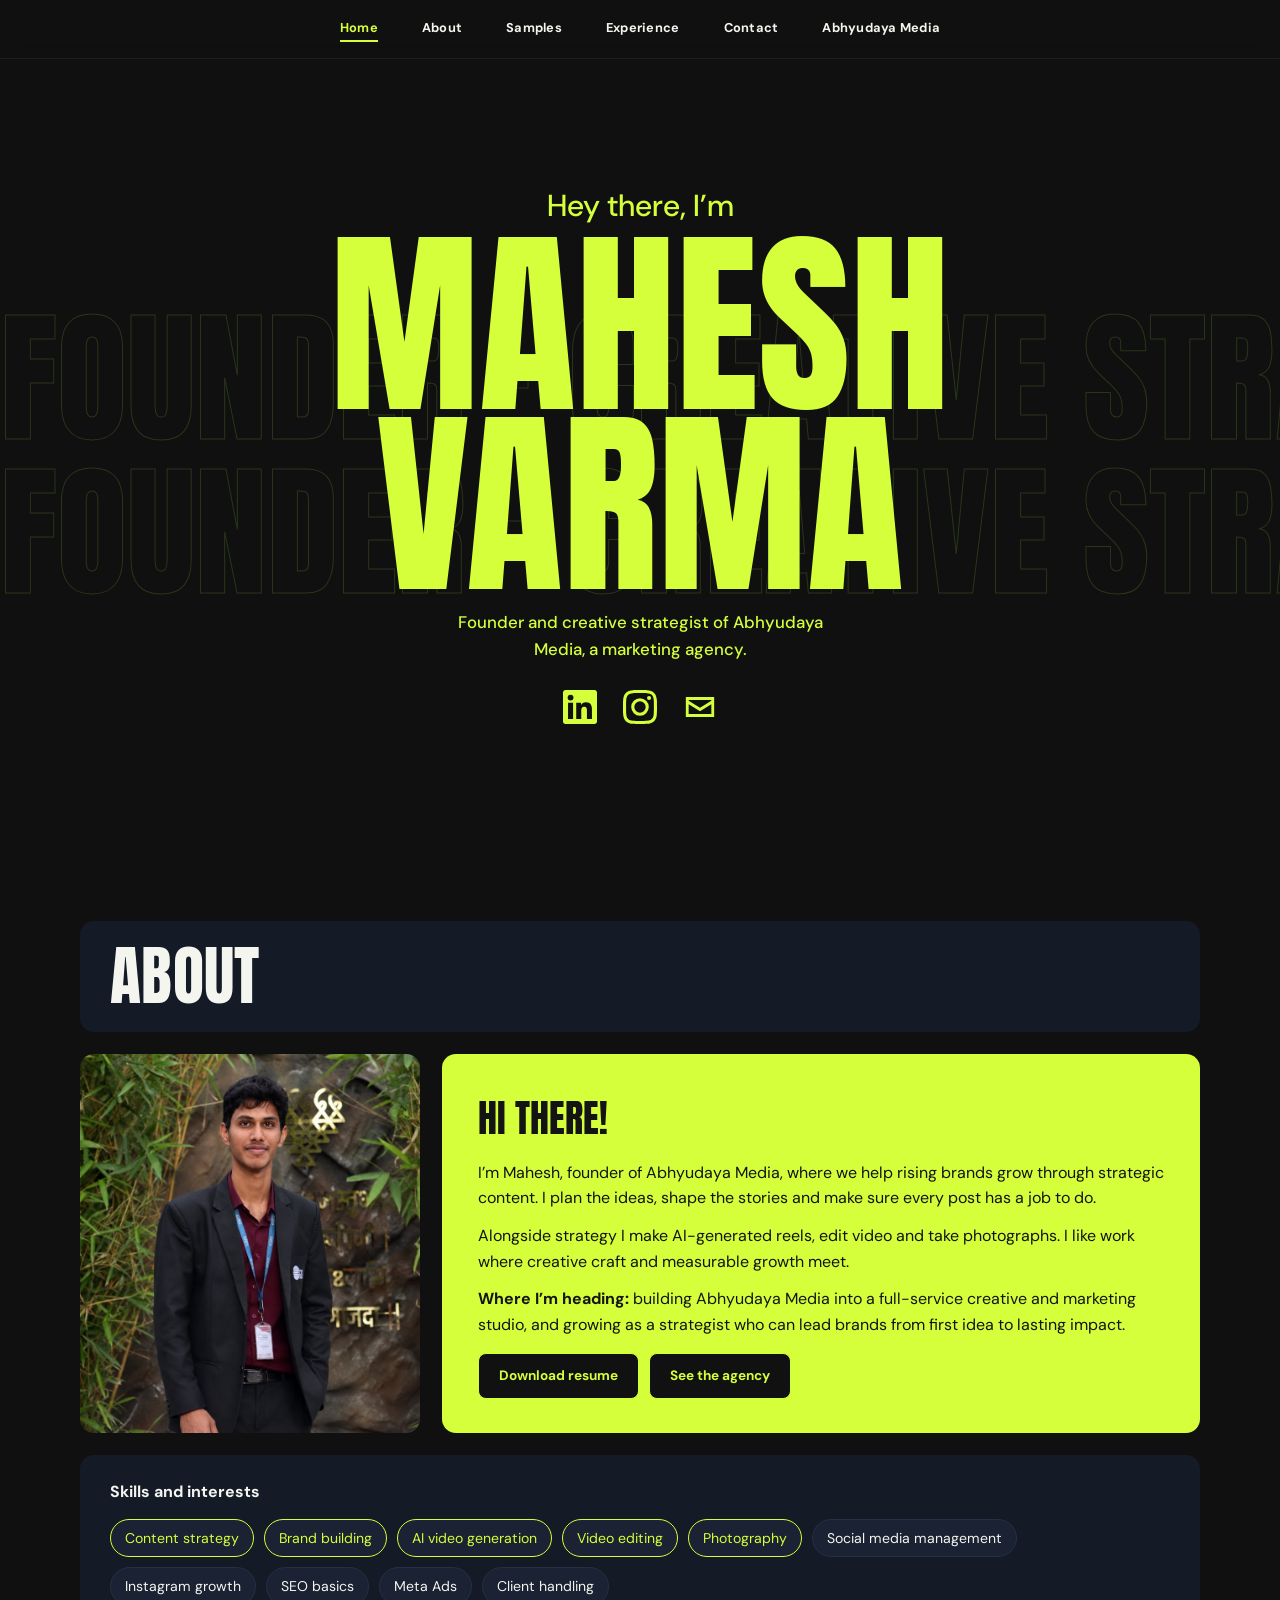
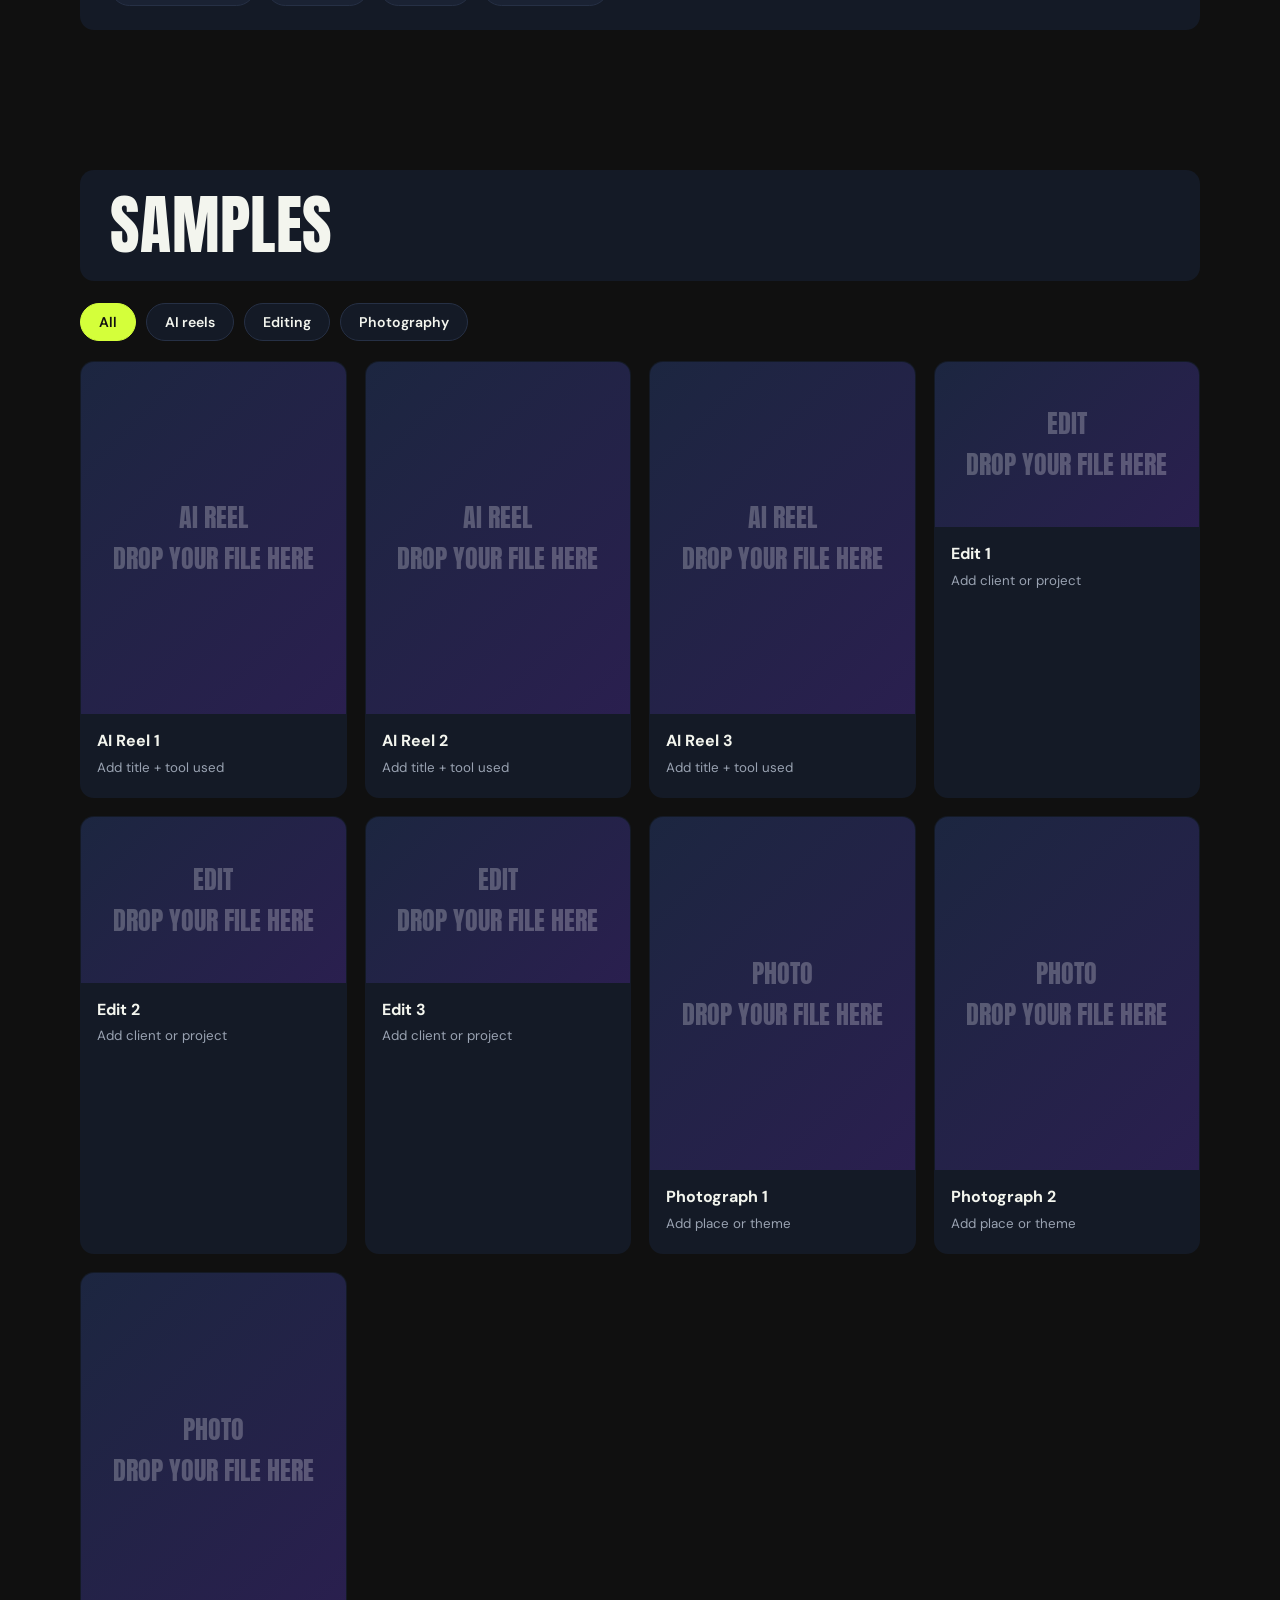
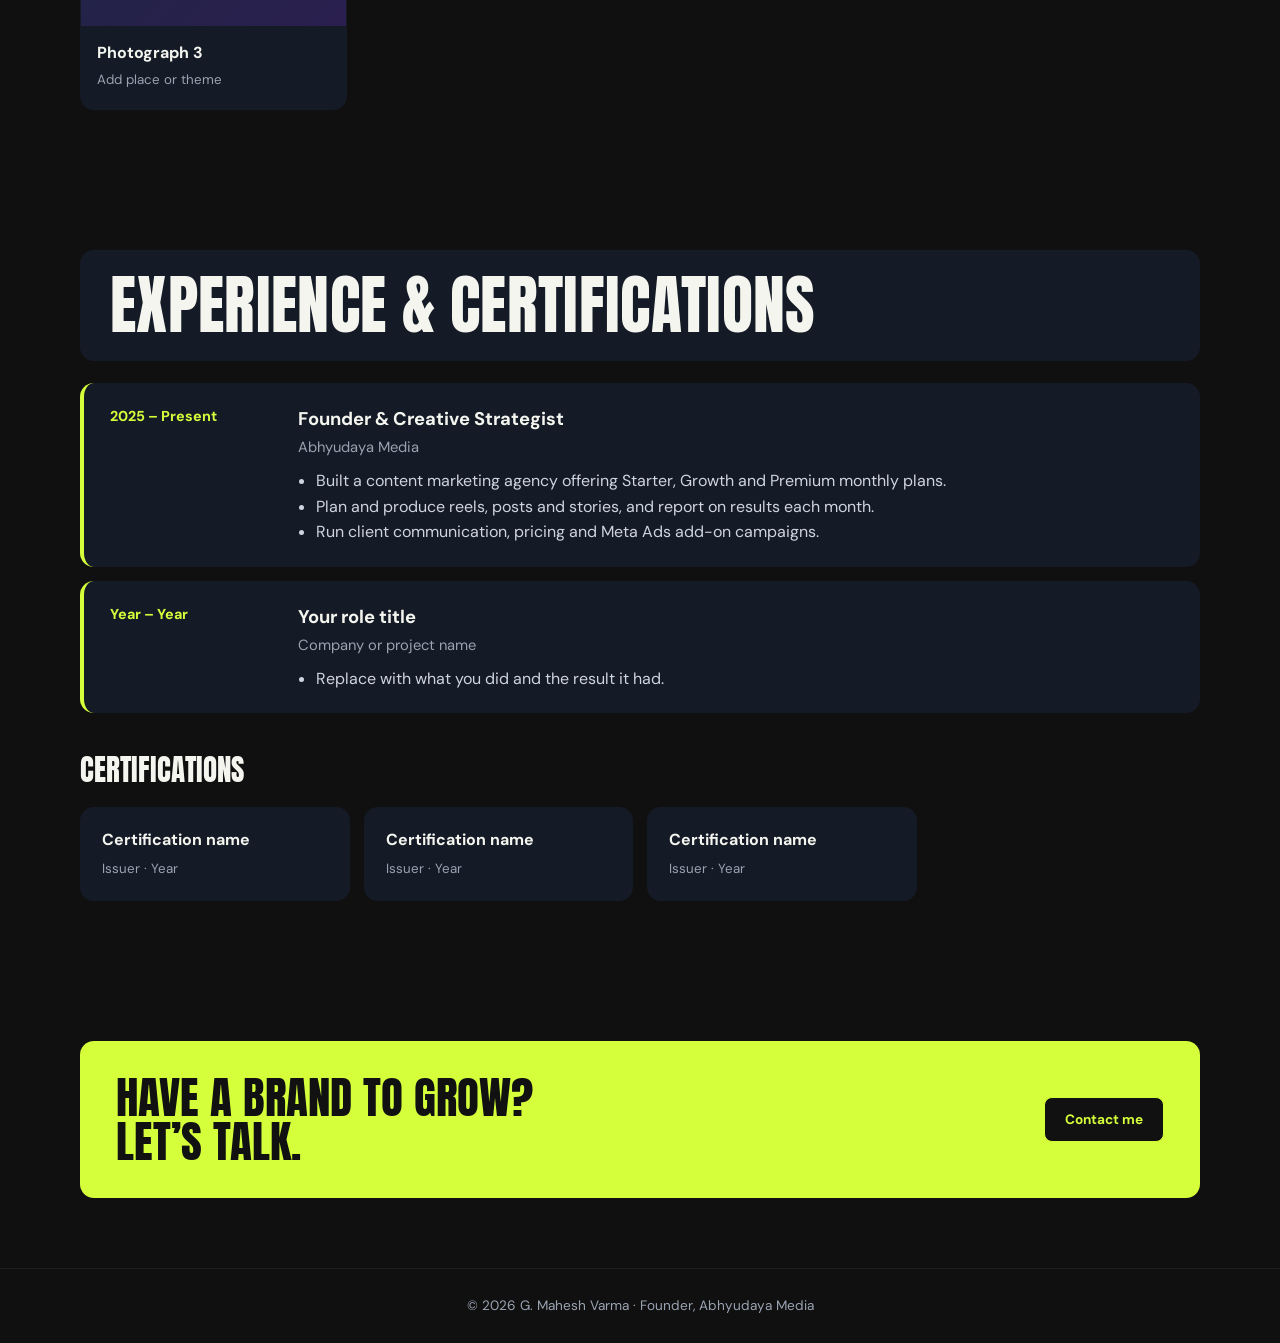
<file: index.html>
<!DOCTYPE html>
<html lang="en">
<head>
<meta charset="UTF-8">
<meta name="viewport" content="width=device-width, initial-scale=1">
<title>Mahesh Varma · Founder & Creative Strategist</title>
<meta name="description" content="Portfolio of G. Mahesh Varma, founder and creative strategist of Abhyudaya Media.">
<link rel="preconnect" href="https://fonts.googleapis.com">
<link rel="preconnect" href="https://fonts.gstatic.com" crossorigin>
<link href="https://fonts.googleapis.com/css2?family=Anton&family=DM+Sans:wght@400;500;700&display=swap" rel="stylesheet">
<link rel="stylesheet" href="style.css">
</head>
<body class="hero-load">
<header class="nav"><nav class="wrap" aria-label="Main"><a href="index.html#home" class=on>Home</a><a href="index.html#about">About</a><a href="index.html#samples">Samples</a><a href="index.html#experience">Experience</a><a href="contact.html">Contact</a><a href="agency.html">Abhyudaya Media</a></nav></header>

<main>
<section class="hero" id="home" style="padding:60px 0">
  <div class="marquee" aria-hidden="true"><div class="row"><span>FOUNDER · CREATIVE STRATEGIST · AI REELS · VIDEO EDITOR · PHOTOGRAPHER · </span><span>FOUNDER · CREATIVE STRATEGIST · AI REELS · VIDEO EDITOR · PHOTOGRAPHER · </span><span>FOUNDER · CREATIVE STRATEGIST · AI REELS · VIDEO EDITOR · PHOTOGRAPHER · </span><span>FOUNDER · CREATIVE STRATEGIST · AI REELS · VIDEO EDITOR · PHOTOGRAPHER · </span><span>FOUNDER · CREATIVE STRATEGIST · AI REELS · VIDEO EDITOR · PHOTOGRAPHER · </span><span>FOUNDER · CREATIVE STRATEGIST · AI REELS · VIDEO EDITOR · PHOTOGRAPHER · </span></div><div class="row"><span>FOUNDER · CREATIVE STRATEGIST · AI REELS · VIDEO EDITOR · PHOTOGRAPHER · </span><span>FOUNDER · CREATIVE STRATEGIST · AI REELS · VIDEO EDITOR · PHOTOGRAPHER · </span><span>FOUNDER · CREATIVE STRATEGIST · AI REELS · VIDEO EDITOR · PHOTOGRAPHER · </span><span>FOUNDER · CREATIVE STRATEGIST · AI REELS · VIDEO EDITOR · PHOTOGRAPHER · </span><span>FOUNDER · CREATIVE STRATEGIST · AI REELS · VIDEO EDITOR · PHOTOGRAPHER · </span><span>FOUNDER · CREATIVE STRATEGIST · AI REELS · VIDEO EDITOR · PHOTOGRAPHER · </span></div></div>
  <div class="hero-in wrap">
    <h1>Hey there, I’m</h1>
    <div class="name">Mahesh<br>Varma</div>
    <p>Founder and creative strategist of Abhyudaya Media, a marketing agency.</p>
    <div class="icons">
      <a href="https://www.linkedin.com/in/YOUR-LINKEDIN-ID" aria-label="LinkedIn" target="_blank" rel="noopener"><svg viewBox="0 0 24 24"><path d="M20.45 20.45h-3.56v-5.57c0-1.33-.03-3.04-1.85-3.04-1.86 0-2.14 1.45-2.14 2.94v5.67H9.34V9h3.41v1.56h.05c.48-.9 1.64-1.85 3.37-1.85 3.6 0 4.27 2.37 4.27 5.45v6.29zM5.34 7.43a2.06 2.06 0 1 1 0-4.13 2.06 2.06 0 0 1 0 4.13zM7.12 20.45H3.56V9h3.56v11.45zM22.22 0H1.77C.79 0 0 .77 0 1.73v20.54C0 23.23.79 24 1.77 24h20.45c.98 0 1.78-.77 1.78-1.73V1.73C24 .77 23.2 0 22.22 0z"/></svg></a>
      <a href="https://www.instagram.com/YOUR-INSTAGRAM-ID" aria-label="Instagram" target="_blank" rel="noopener"><svg viewBox="0 0 24 24"><path d="M12 2.2c3.2 0 3.6 0 4.8.1 3.3.1 4.8 1.7 4.9 4.9.1 1.3.1 1.6.1 4.8s0 3.6-.1 4.8c-.1 3.2-1.7 4.8-4.9 4.9-1.3.1-1.6.1-4.8.1s-3.6 0-4.8-.1c-3.3-.1-4.8-1.7-4.9-4.9C2.2 15.6 2.2 15.2 2.2 12s0-3.6.1-4.8C2.4 3.9 4 2.4 7.2 2.3c1.2-.1 1.6-.1 4.8-.1zM12 0C8.7 0 8.3 0 7.1.1 2.7.3.3 2.7.1 7.1 0 8.3 0 8.7 0 12s0 3.7.1 4.9c.2 4.4 2.6 6.8 7 7 1.2.1 1.6.1 4.9.1s3.7 0 4.9-.1c4.4-.2 6.8-2.6 7-7 .1-1.2.1-1.6.1-4.9s0-3.7-.1-4.9c-.2-4.4-2.6-6.8-7-7C15.700 0 15.300 0 12 0zm0 5.800a6.200 6.200 0 1 0 0 12.400 6.200 6.200 0 0 0 0-12.400zM12 16a4 4 0 1 1 0-8 4 4 0 0 1 0 8zm6.400-11.800a1.400 1.400 0 1 0 0 2.900 1.400 1.400 0 0 0 0-2.900z"/></svg></a>
      <a href="mailto:gmaheshvarma9e.vhs@gmail.com" aria-label="Email"><svg viewBox="0 0 24 24"><path d="M2 5h20v14H2V5zm2 2v.5l8 5 8-5V7H4zm16 3-8 5-8-5v7h16v-7z"/></svg></a>
    </div>
  </div>
</section>

<section id="about" class="wrap rv">
  <div class="sec-head"><h2 class="display">About</h2></div>
  <div class="about-grid">
    <div class="photo"><img src="assets/profile.jpg" alt="Portrait of Mahesh Varma in a black blazer"></div>
    <div class="about-card">
      <h2>Hi there!</h2>
      <p>I’m Mahesh, founder of Abhyudaya Media, where we help rising brands grow through strategic content. I plan the ideas, shape the stories and make sure every post has a job to do.</p>
      <p>Alongside strategy I make AI-generated reels, edit video and take photographs. I like work where creative craft and measurable growth meet.</p>
      <p><b>Where I’m heading:</b> building Abhyudaya Media into a full-service creative and marketing studio, and growing as a strategist who can lead brands from first idea to lasting impact.</p>
      <div style="display:flex;gap:10px;flex-wrap:wrap;margin-top:16px">
        <a class="btn dark" href="assets/resume.pdf" download>Download resume</a>
        <a class="btn dark" href="agency.html">See the agency</a>
      </div>
    </div>
  </div>
  <div class="skills">
    <h3>Skills and interests</h3>
    <div class="chips">
      <span class="hot">Content strategy</span><span class="hot">Brand building</span><span class="hot">AI video generation</span><span class="hot">Video editing</span><span class="hot">Photography</span>
      <span>Social media management</span><span>Instagram growth</span><span>SEO basics</span><span>Meta Ads</span><span>Client handling</span>
    </div>
  </div>
</section>

<section id="samples" class="wrap rv">
  <div class="sec-head"><h2 class="display">Samples</h2></div>
  <div class="tabs" role="tablist" aria-label="Sample type">
    <button class="tab" role="tab" data-k="all" aria-selected="true">All</button>
    <button class="tab" role="tab" data-k="reels" aria-selected="false">AI reels</button>
    <button class="tab" role="tab" data-k="edit" aria-selected="false">Editing</button>
    <button class="tab" role="tab" data-k="photo" aria-selected="false">Photography</button>
  </div>
  <!-- To add real work: replace the <div class="ph">…</div> inside a card with
       <img src="assets/samples/your-photo.jpg" alt="…"> or
       <video src="assets/samples/your-reel.mp4" controls playsinline poster="assets/samples/poster.jpg"></video> -->
  <div class="grid">
<article class="card" data-cat="reels"><div class="thumb"><div class="ph">AI Reel<br>drop your file here</div></div><div class="meta"><b>AI Reel 1</b><small>Add title + tool used</small></div></article>
<article class="card" data-cat="reels"><div class="thumb"><div class="ph">AI Reel<br>drop your file here</div></div><div class="meta"><b>AI Reel 2</b><small>Add title + tool used</small></div></article>
<article class="card" data-cat="reels"><div class="thumb"><div class="ph">AI Reel<br>drop your file here</div></div><div class="meta"><b>AI Reel 3</b><small>Add title + tool used</small></div></article>
<article class="card" data-cat="edit"><div class="thumb wide"><div class="ph">Edit<br>drop your file here</div></div><div class="meta"><b>Edit 1</b><small>Add client or project</small></div></article>
<article class="card" data-cat="edit"><div class="thumb wide"><div class="ph">Edit<br>drop your file here</div></div><div class="meta"><b>Edit 2</b><small>Add client or project</small></div></article>
<article class="card" data-cat="edit"><div class="thumb wide"><div class="ph">Edit<br>drop your file here</div></div><div class="meta"><b>Edit 3</b><small>Add client or project</small></div></article>
<article class="card" data-cat="photo"><div class="thumb"><div class="ph">Photo<br>drop your file here</div></div><div class="meta"><b>Photograph 1</b><small>Add place or theme</small></div></article>
<article class="card" data-cat="photo"><div class="thumb"><div class="ph">Photo<br>drop your file here</div></div><div class="meta"><b>Photograph 2</b><small>Add place or theme</small></div></article>
<article class="card" data-cat="photo"><div class="thumb"><div class="ph">Photo<br>drop your file here</div></div><div class="meta"><b>Photograph 3</b><small>Add place or theme</small></div></article>
  </div>
</section>

<section id="experience" class="wrap rv">
  <div class="sec-head"><h2 class="display">Experience &amp; Certifications</h2></div>
  <div class="tl">
    <div class="job">
      <div class="when">2025 – Present</div>
      <div><h3>Founder &amp; Creative Strategist</h3><div class="org">Abhyudaya Media</div>
        <ul><li>Built a content marketing agency offering Starter, Growth and Premium monthly plans.</li><li>Plan and produce reels, posts and stories, and report on results each month.</li><li>Run client communication, pricing and Meta Ads add-on campaigns.</li></ul></div>
    </div>
    <div class="job">
      <div class="when">Year – Year</div>
      <div><h3>Your role title</h3><div class="org">Company or project name</div>
        <ul><li>Replace with what you did and the result it had.</li></ul></div>
    </div>
  </div>
  <h3 class="sub">Certifications</h3>
  <div class="certs">
    <div class="cert"><b>Certification name</b><small>Issuer · Year</small></div>
    <div class="cert"><b>Certification name</b><small>Issuer · Year</small></div>
    <div class="cert"><b>Certification name</b><small>Issuer · Year</small></div>
  </div>
</section>

<section class="wrap rv">
  <div class="band"><h2>Have a brand to grow?<br>Let’s talk.</h2><a class="btn dark" href="contact.html">Contact me</a></div>
</section>
</main>
<footer><div class="wrap">© 2026 G. Mahesh Varma · Founder, Abhyudaya Media</div></footer>
<script src="script.js"></script>
</body></html>
</file>
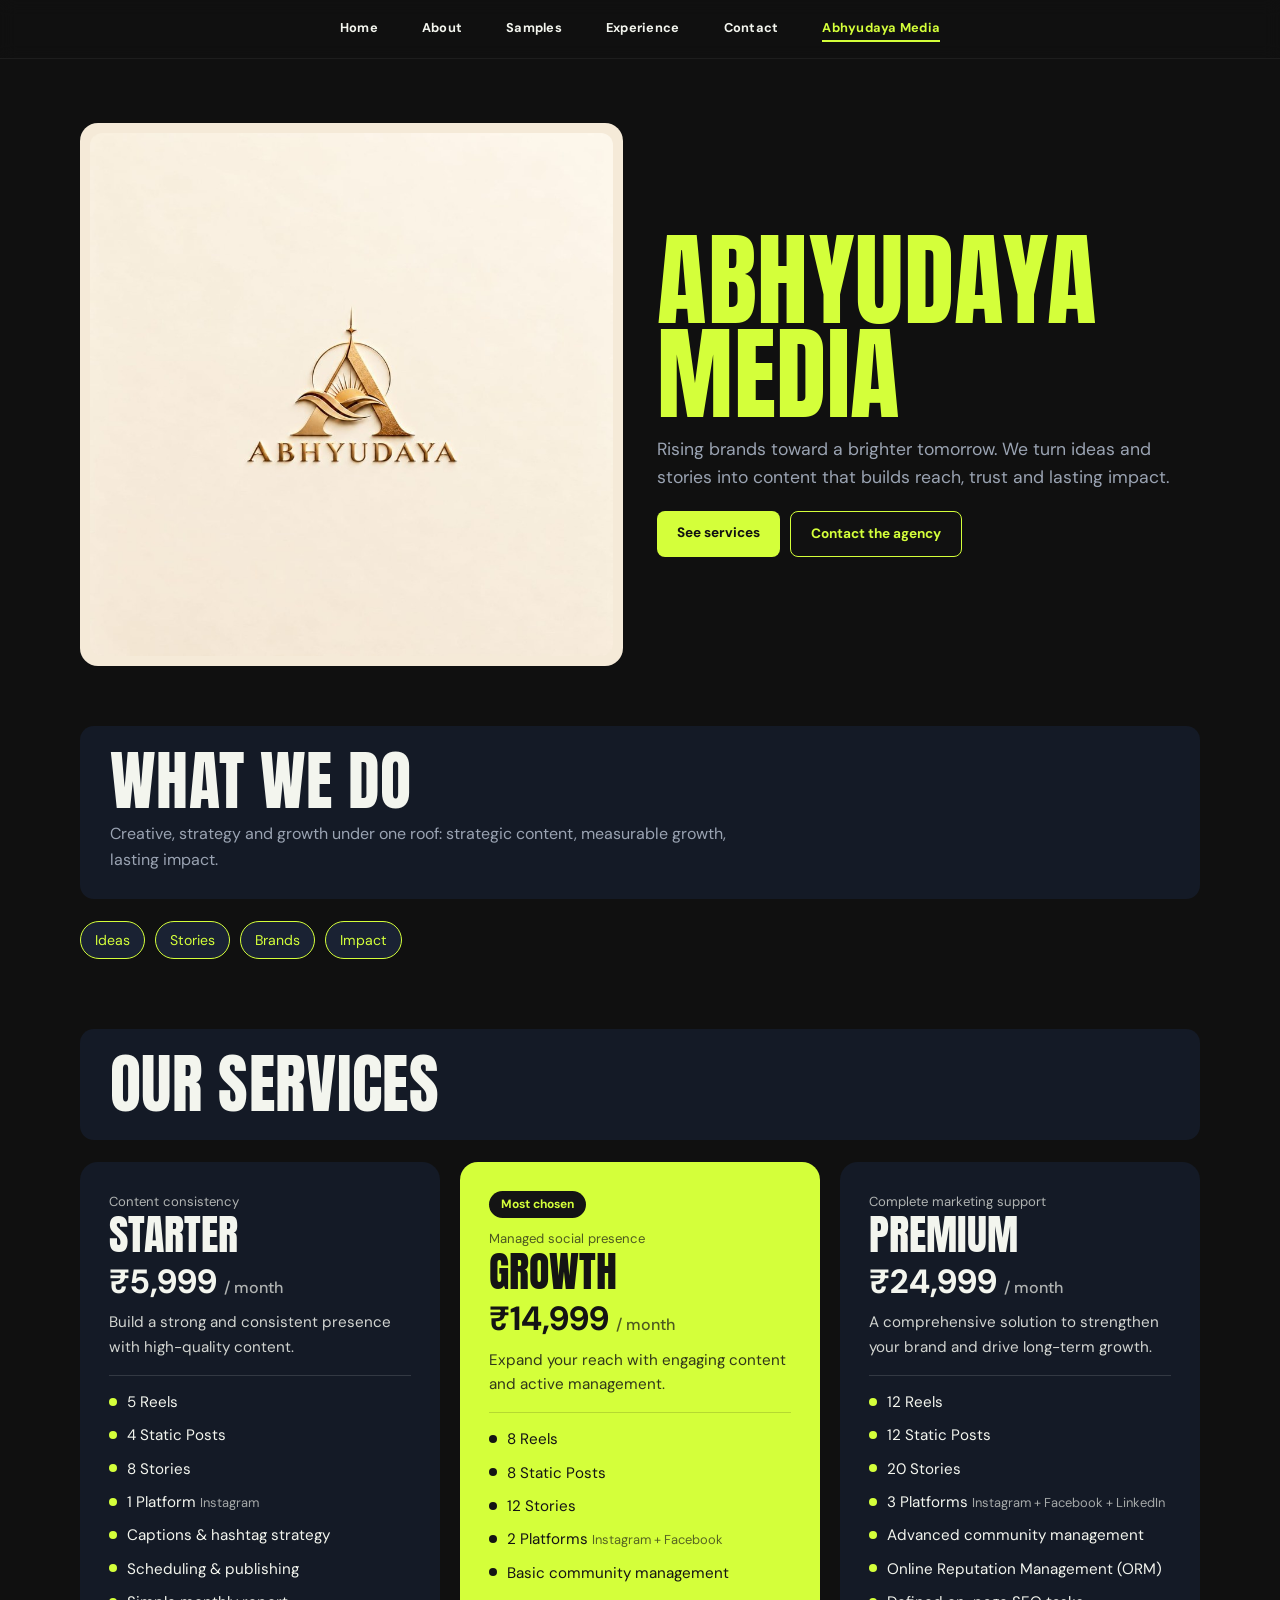
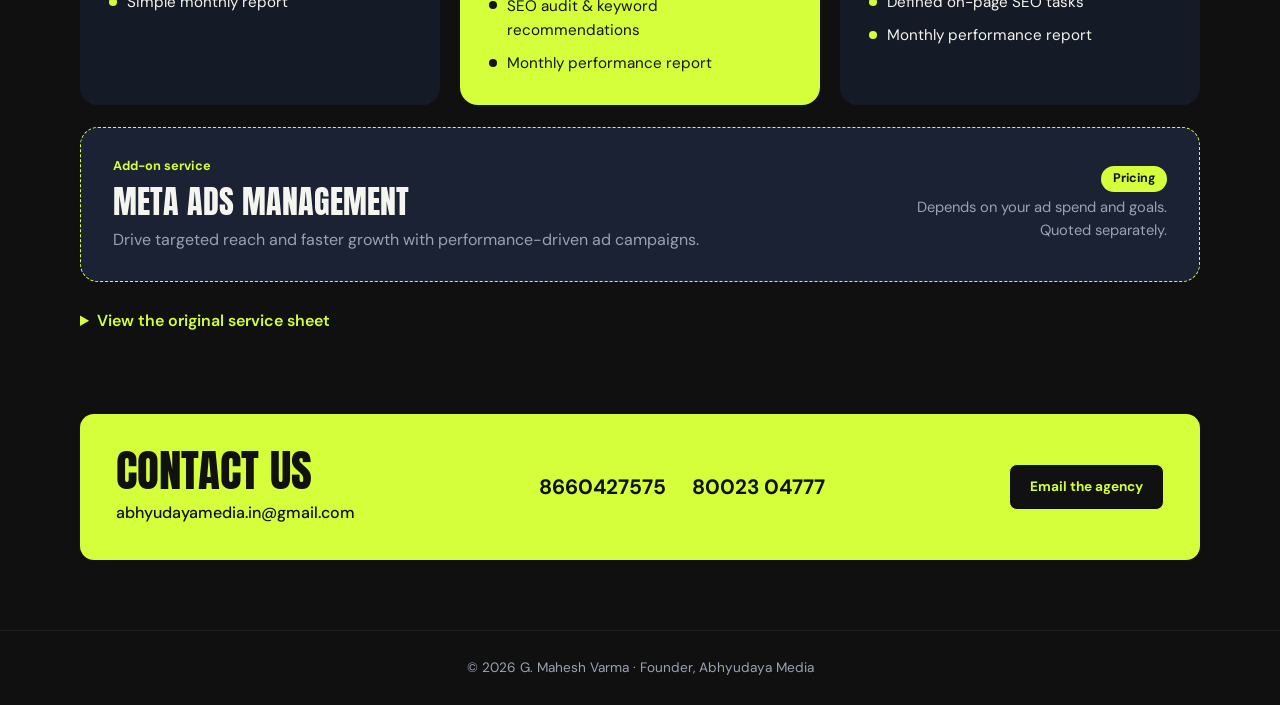
<file: agency.html>
<!DOCTYPE html>
<html lang="en">
<head>
<meta charset="UTF-8">
<meta name="viewport" content="width=device-width, initial-scale=1">
<title>Abhyudaya Media · Creative, Strategy, Growth</title>
<meta name="description" content="Abhyudaya Media is a marketing agency offering content, social media management and growth services.">
<link rel="preconnect" href="https://fonts.googleapis.com">
<link rel="preconnect" href="https://fonts.gstatic.com" crossorigin>
<link href="https://fonts.googleapis.com/css2?family=Anton&family=DM+Sans:wght@400;500;700&display=swap" rel="stylesheet">
<link rel="stylesheet" href="style.css">
</head>
<body>
<header class="nav"><nav class="wrap" aria-label="Main"><a href="index.html#home">Home</a><a href="index.html#about">About</a><a href="index.html#samples">Samples</a><a href="index.html#experience">Experience</a><a href="contact.html">Contact</a><a href="agency.html" class=on>Abhyudaya Media</a></nav></header>

<main class="wrap">
  <section class="a-hero" style="padding-bottom:30px">
    <div class="logo-card"><img src="assets/abhyudaya-logo.jpg" alt="Abhyudaya Media logo, a golden letter A with a rising sun"></div>
    <div>
      <h1 class="display" style="font-size:clamp(3.4rem,9vw,6.4rem);color:var(--lime)">Abhyudaya<br>Media</h1>
      <p class="tagline">Rising brands toward a brighter tomorrow. We turn ideas and stories into content that builds reach, trust and lasting impact.</p>
      <div style="display:flex;gap:10px;flex-wrap:wrap"><a class="btn" href="#services">See services</a><a class="btn dark" href="#agency-contact">Contact the agency</a></div>
    </div>
  </section>

  <section style="padding:30px 0">
    <div class="sec-head rv"><h2 class="display">What we do</h2><p class="lead" style="margin-top:10px">Creative, strategy and growth under one roof: strategic content, measurable growth, lasting impact.</p></div>
    <div class="chips rv" style="margin-top:16px"><span class="hot">Ideas</span><span class="hot">Stories</span><span class="hot">Brands</span><span class="hot">Impact</span></div>
  </section>

  <section id="services" style="padding:40px 0">
    <div class="sec-head rv"><h2 class="display">Our services</h2></div>
    <div class="plans">
<article class="plan rv"><div class="tag">Content consistency</div><h3>Starter</h3><div class="price">₹5,999 <small>/ month</small></div><p class="d">Build a strong and consistent presence with high-quality content.</p><ul><li><span>5 Reels</span></li><li><span>4 Static Posts</span></li><li><span>8 Stories</span></li><li><span>1 Platform <em>Instagram</em></span></li><li><span>Captions &amp; hashtag strategy</span></li><li><span>Scheduling &amp; publishing</span></li><li><span>Simple monthly report</span></li></ul></article>
<article class="plan feat rv"><span class="badge">Most chosen</span><div class="tag">Managed social presence</div><h3>Growth</h3><div class="price">₹14,999 <small>/ month</small></div><p class="d">Expand your reach with engaging content and active management.</p><ul><li><span>8 Reels</span></li><li><span>8 Static Posts</span></li><li><span>12 Stories</span></li><li><span>2 Platforms <em>Instagram + Facebook</em></span></li><li><span>Basic community management</span></li><li><span>SEO audit &amp; keyword recommendations</span></li><li><span>Monthly performance report</span></li></ul></article>
<article class="plan rv"><div class="tag">Complete marketing support</div><h3>Premium</h3><div class="price">₹24,999 <small>/ month</small></div><p class="d">A comprehensive solution to strengthen your brand and drive long-term growth.</p><ul><li><span>12 Reels</span></li><li><span>12 Static Posts</span></li><li><span>20 Stories</span></li><li><span>3 Platforms <em>Instagram + Facebook + LinkedIn</em></span></li><li><span>Advanced community management</span></li><li><span>Online Reputation Management (ORM)</span></li><li><span>Defined on-page SEO tasks</span></li><li><span>Monthly performance report</span></li></ul></article>
    </div>
    <div class="addon rv">
      <div><div style="color:var(--lime);font-size:.8rem;font-weight:700">Add-on service</div><h3>Meta Ads Management</h3><p class="lead">Drive targeted reach and faster growth with performance-driven ad campaigns.</p></div>
      <div class="q"><b>Pricing</b><br>Depends on your ad spend and goals.<br>Quoted separately.</div>
    </div>
    <details class="sample-img"><summary>View the original service sheet</summary><img src="assets/abhyudaya-services.jpg" alt="Abhyudaya Media services and pricing sheet" loading="lazy"></details>
  </section>

  <section id="agency-contact" style="padding:40px 0 70px">
    <div class="band rv">
      <div><h2>Contact us</h2><p style="margin-top:8px;font-weight:500">abhyudayamedia.in@gmail.com</p></div>
      <div class="numbers"><a href="tel:+918660427575">8660427575</a><a href="tel:+918002304777">80023 04777</a></div>
      <a class="btn dark" href="mailto:abhyudayamedia.in@gmail.com">Email the agency</a>
    </div>
  </section>
</main>
<footer><div class="wrap">© 2026 G. Mahesh Varma · Founder, Abhyudaya Media</div></footer>
<script src="script.js"></script>
</body></html>
</file>
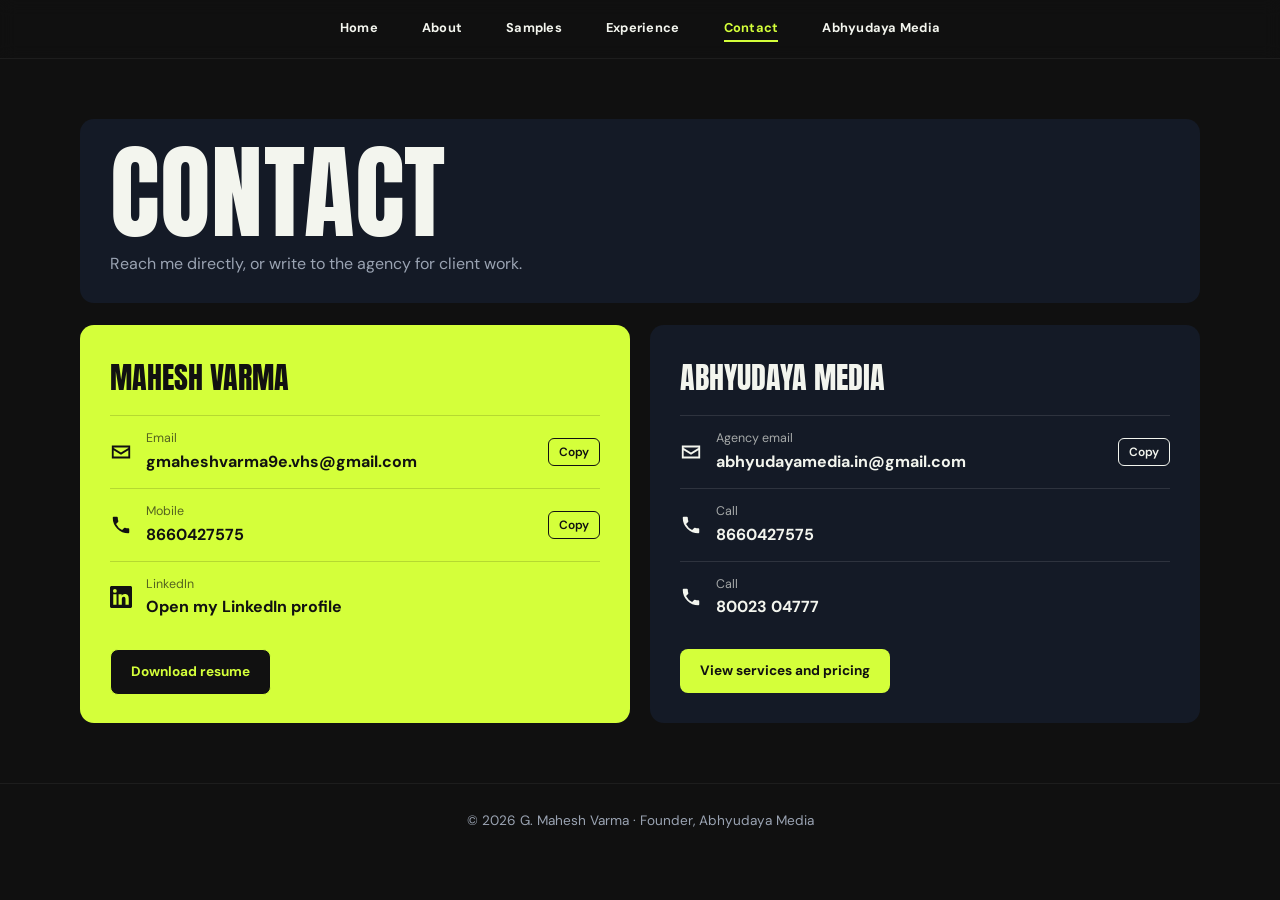
<file: contact.html>
<!DOCTYPE html>
<html lang="en">
<head>
<meta charset="UTF-8">
<meta name="viewport" content="width=device-width, initial-scale=1">
<title>Contact · Mahesh Varma</title>
<meta name="description" content="Get in touch with Mahesh Varma or Abhyudaya Media.">
<link rel="preconnect" href="https://fonts.googleapis.com">
<link rel="preconnect" href="https://fonts.gstatic.com" crossorigin>
<link href="https://fonts.googleapis.com/css2?family=Anton&family=DM+Sans:wght@400;500;700&display=swap" rel="stylesheet">
<link rel="stylesheet" href="style.css">
</head>
<body>
<header class="nav"><nav class="wrap" aria-label="Main"><a href="index.html#home">Home</a><a href="index.html#about">About</a><a href="index.html#samples">Samples</a><a href="index.html#experience">Experience</a><a href="contact.html" class=on>Contact</a><a href="agency.html">Abhyudaya Media</a></nav></header>

<main class="wrap" style="padding:60px 0">
  <div class="sec-head rv"><h2 class="display" style="font-size:clamp(3rem,9vw,6.5rem)">Contact</h2><p class="lead" style="margin-top:10px">Reach me directly, or write to the agency for client work.</p></div>
  <div class="contact-grid">
    <div class="box lime-box rv">
      <h3>Mahesh Varma</h3>
      <div class="row-item"><svg viewBox="0 0 24 24"><path d="M2 5h20v14H2V5zm2 2v.5l8 5 8-5V7H4zm16 3-8 5-8-5v7h16v-7z"/></svg><div><small>Email</small><a href="mailto:gmaheshvarma9e.vhs@gmail.com">gmaheshvarma9e.vhs@gmail.com</a></div><button class="copy" data-copy="gmaheshvarma9e.vhs@gmail.com">Copy</button></div>
      <div class="row-item"><svg viewBox="0 0 24 24"><path d="M6.6 10.8a15 15 0 0 0 6.6 6.6l2.200-2.200a1 1 0 0 1 1-.25c1.100.37 2.300.57 3.600.57a1 1 0 0 1 1 1V20a1 1 0 0 1-1 1A17 17 0 0 1 3 4a1 1 0 0 1 1-1h3.500a1 1 0 0 1 1 1c0 1.300.2 2.500.57 3.600a1 1 0 0 1-.25 1L6.600 10.800z"/></svg><div><small>Mobile</small><a href="tel:+918660427575">8660427575</a></div><button class="copy" data-copy="8660427575">Copy</button></div>
      <div class="row-item"><svg viewBox="0 0 24 24"><path d="M20.45 20.45h-3.56v-5.57c0-1.33-.03-3.04-1.85-3.04-1.86 0-2.14 1.45-2.14 2.94v5.67H9.34V9h3.41v1.56h.05c.48-.9 1.64-1.85 3.37-1.85 3.6 0 4.27 2.37 4.27 5.45v6.29zM5.34 7.43a2.06 2.06 0 1 1 0-4.13 2.06 2.06 0 0 1 0 4.13zM7.12 20.45H3.56V9h3.56v11.45zM22.22 0H1.77C.79 0 0 .77 0 1.73v20.54C0 23.23.79 24 1.77 24h20.45c.98 0 1.78-.77 1.78-1.73V1.73C24 .77 23.2 0 22.22 0z"/></svg><div><small>LinkedIn</small><a href="https://www.linkedin.com/in/YOUR-LINKEDIN-ID" target="_blank" rel="noopener">Open my LinkedIn profile</a></div></div>
      <div style="margin-top:16px"><a class="btn dark" href="assets/resume.pdf" download>Download resume</a></div>
    </div>
    <div class="box rv">
      <h3>Abhyudaya Media</h3>
      <div class="row-item"><svg viewBox="0 0 24 24"><path d="M2 5h20v14H2V5zm2 2v.5l8 5 8-5V7H4zm16 3-8 5-8-5v7h16v-7z"/></svg><div><small>Agency email</small><a href="mailto:abhyudayamedia.in@gmail.com">abhyudayamedia.in@gmail.com</a></div><button class="copy" data-copy="abhyudayamedia.in@gmail.com">Copy</button></div>
      <div class="row-item"><svg viewBox="0 0 24 24"><path d="M6.6 10.8a15 15 0 0 0 6.6 6.6l2.200-2.200a1 1 0 0 1 1-.25c1.100.37 2.300.57 3.600.57a1 1 0 0 1 1 1V20a1 1 0 0 1-1 1A17 17 0 0 1 3 4a1 1 0 0 1 1-1h3.500a1 1 0 0 1 1 1c0 1.300.2 2.500.57 3.600a1 1 0 0 1-.25 1L6.600 10.800z"/></svg><div><small>Call</small><a href="tel:+918660427575">8660427575</a></div></div>
      <div class="row-item"><svg viewBox="0 0 24 24"><path d="M6.6 10.8a15 15 0 0 0 6.6 6.6l2.200-2.200a1 1 0 0 1 1-.25c1.100.37 2.300.57 3.600.57a1 1 0 0 1 1 1V20a1 1 0 0 1-1 1A17 17 0 0 1 3 4a1 1 0 0 1 1-1h3.500a1 1 0 0 1 1 1c0 1.300.2 2.500.57 3.600a1 1 0 0 1-.25 1L6.600 10.800z"/></svg><div><small>Call</small><a href="tel:+918002304777">80023 04777</a></div></div>
      <div style="margin-top:16px"><a class="btn" href="agency.html">View services and pricing</a></div>
    </div>
  </div>
</main>
<footer><div class="wrap">© 2026 G. Mahesh Varma · Founder, Abhyudaya Media</div></footer>
<script src="script.js"></script>
</body></html>
</file>
<file: style.css>
:root{
  --bg:#101010; --panel:#141a26; --panel-2:#1a2233; --lime:#d4ff3a; --ink:#f3f5ee; --mute:#9aa3b2; --line:#263045;
  --display:'Anton','Bebas Neue',Impact,sans-serif;
  --body:'DM Sans',system-ui,sans-serif;
}
*{box-sizing:border-box;margin:0;padding:0}
html{scroll-behavior:smooth;scroll-padding-top:70px}
body{background:var(--bg);color:var(--ink);font-family:var(--body);line-height:1.6;overflow-x:hidden}
a{color:inherit;text-decoration:none}
img{max-width:100%;display:block}
:focus-visible{outline:2px solid var(--lime);outline-offset:3px}
.wrap{width:min(1120px,92%);margin-inline:auto}

/* nav */
.nav{position:sticky;top:0;z-index:50;background:rgba(16,16,16,.88);backdrop-filter:blur(8px);border-bottom:1px solid #1d1d1d}
.nav .wrap{display:flex;justify-content:center;gap:clamp(18px,4vw,44px);padding:16px 0;flex-wrap:wrap}
.nav a{font-size:.8rem;font-weight:700;letter-spacing:.02em;color:var(--ink);padding:2px 0;border-bottom:2px solid transparent;transition:color .2s,border-color .2s}
.nav a:hover,.nav a.on{color:var(--lime);border-color:var(--lime)}

/* type */
.display{font-family:var(--display);font-weight:400;text-transform:uppercase;line-height:.92;letter-spacing:.005em}
h2.display{font-size:clamp(2.4rem,6vw,4rem)}
.lime{color:var(--lime)}
.lead{color:var(--mute);max-width:60ch}

/* hero */
.hero{position:relative;min-height:88vh;display:grid;place-items:center;text-align:center;overflow:hidden;padding:60px 0}
.marquee{position:absolute;inset:0;display:flex;flex-direction:column;justify-content:center;gap:10px;pointer-events:none;opacity:.9}
.marquee .row{display:flex;white-space:nowrap;width:max-content;font-family:var(--display);font-size:clamp(4rem,12vw,9rem);line-height:1;text-transform:uppercase;color:transparent;-webkit-text-stroke:1px #2c3a1a}
.marquee .row span{padding-right:.5em}
.marquee .row:nth-child(1){animation:slide 38s linear infinite}
.marquee .row:nth-child(2){animation:slide 46s linear infinite reverse}
@keyframes slide{to{transform:translateX(-50%)}}
.hero-in{position:relative;z-index:2}
.hero h1{font-size:1.9rem;font-weight:500;color:var(--lime);font-family:var(--body)}
.hero .name{font-family:var(--display);font-size:clamp(5rem,17vw,12.5rem);line-height:.9;text-transform:uppercase;color:var(--lime);margin:4px 0 14px}
.hero p{color:var(--lime);font-size:1.05rem;max-width:34ch;margin:0 auto 22px;font-weight:500}
.icons{display:flex;gap:16px;justify-content:center}
.icons a{width:44px;height:44px;display:grid;place-items:center;color:var(--lime);transition:transform .2s}
.icons a:hover{transform:translateY(-3px)}
.icons svg{width:34px;height:34px;fill:currentColor}
.hero-load .hero-in>*{animation:rise .7s both}
.hero-load .hero-in>*:nth-child(2){animation-delay:.1s}
.hero-load .hero-in>*:nth-child(3){animation-delay:.2s}
.hero-load .hero-in>*:nth-child(4){animation-delay:.3s}
@keyframes rise{from{opacity:0;transform:translateY(24px)}}

/* section frame */
section{padding:70px 0}
.sec-head{background:var(--panel);border-radius:14px;padding:26px 30px;margin-bottom:22px}
.btn{display:inline-block;background:var(--lime);color:#111;font-weight:700;font-size:.85rem;padding:11px 20px;border-radius:8px;transition:transform .2s,background .2s;border:0;cursor:pointer;font-family:inherit}
.btn:hover{transform:translateY(-2px);background:#e4ff7a}
.btn.dark{background:#111;color:var(--lime);border:1px solid var(--lime)}
.btn.dark:hover{background:var(--lime);color:#111}

/* about */
.about-card{background:var(--lime);color:#141414;border-radius:14px;padding:34px 36px}
.about-card h2{font-family:var(--display);text-transform:uppercase;font-size:2.4rem;font-weight:400;margin-bottom:10px}
.about-card p{max-width:78ch;margin-bottom:12px}
.about-grid{display:grid;grid-template-columns:minmax(240px,340px) 1fr;gap:22px;align-items:stretch}
.photo{border-radius:14px;overflow:hidden;background:var(--panel);min-height:360px}
.photo img{width:100%;height:100%;object-fit:cover;object-position:50% 20%}
.skills{margin-top:22px;background:var(--panel);border-radius:14px;padding:24px 30px}
.skills h3{font-size:1rem;margin-bottom:14px}
.chips{display:flex;flex-wrap:wrap;gap:10px}
.chips span{border:1px solid var(--line);background:var(--panel-2);padding:7px 14px;border-radius:999px;font-size:.88rem}
.chips span.hot{border-color:var(--lime);color:var(--lime)}

/* samples */
.tabs{display:flex;gap:10px;margin:0 0 20px;flex-wrap:wrap}
.tab{background:var(--panel);color:var(--ink);border:1px solid var(--line);padding:9px 18px;border-radius:999px;font:600 .88rem var(--body);cursor:pointer;transition:all .2s}
.tab:hover{border-color:var(--lime)}
.tab[aria-selected=true]{background:var(--lime);color:#111;border-color:var(--lime)}
.grid{display:grid;grid-template-columns:repeat(auto-fill,minmax(250px,1fr));gap:18px}
.card{background:var(--panel);border-radius:14px;overflow:hidden;border:1px solid transparent;transition:border-color .25s,transform .25s}
.card:hover{border-color:var(--lime);transform:translateY(-4px)}
.thumb{aspect-ratio:9/12;background:linear-gradient(135deg,#1c2640,#2a1f4f);display:grid;place-items:center;position:relative;overflow:hidden}
.thumb.wide{aspect-ratio:16/10}
.thumb img,.thumb video{width:100%;height:100%;object-fit:cover}
.thumb .ph{font-family:var(--display);text-transform:uppercase;color:#ffffff40;font-size:1.6rem;text-align:center;padding:10px}
.card .meta{padding:14px 16px 18px}
.card .meta b{display:block}
.card .meta small{color:var(--mute)}
[hidden]{display:none!important}

/* experience */
.tl{display:grid;gap:14px}
.job{background:var(--panel);border-radius:14px;padding:22px 26px;display:grid;grid-template-columns:170px 1fr;gap:18px;border-left:4px solid var(--lime)}
.job .when{color:var(--lime);font-weight:700;font-size:.9rem}
.job h3{font-size:1.15rem;margin-bottom:2px}
.job .org{color:var(--mute);font-size:.92rem;margin-bottom:8px}
.job ul{padding-left:18px;color:#cfd5df}
.certs{display:grid;grid-template-columns:repeat(auto-fill,minmax(260px,1fr));gap:14px;margin-top:6px}
.cert{background:var(--panel);border-radius:14px;padding:20px 22px}
.cert b{display:block;margin-bottom:2px}
.cert small{color:var(--mute)}
.sub{font-family:var(--display);text-transform:uppercase;font-size:1.8rem;margin:34px 0 14px;font-weight:400}

/* cta band */
.band{background:var(--lime);color:#111;border-radius:14px;padding:34px 36px;display:flex;justify-content:space-between;align-items:center;gap:20px;flex-wrap:wrap}
.band h2{font-family:var(--display);font-weight:400;text-transform:uppercase;font-size:clamp(1.8rem,4vw,2.8rem);line-height:1}

/* contact */
.contact-grid{display:grid;grid-template-columns:repeat(auto-fit,minmax(300px,1fr));gap:20px}
.box{background:var(--panel);border-radius:14px;padding:28px 30px}
.box.lime-box{background:var(--lime);color:#111}
.box h3{font-family:var(--display);text-transform:uppercase;font-weight:400;font-size:1.9rem;margin-bottom:14px}
.row-item{display:flex;gap:14px;padding:13px 0;border-top:1px solid #ffffff1c;align-items:center}
.lime-box .row-item{border-color:#00000026}
.row-item small{display:block;opacity:.65;font-size:.78rem}
.row-item a{font-weight:700;word-break:break-all}
.row-item a:hover{text-decoration:underline}
.row-item svg{width:22px;height:22px;flex:none;fill:currentColor}
.copy{margin-left:auto;background:transparent;border:1px solid currentColor;color:inherit;border-radius:6px;font:600 .75rem var(--body);padding:5px 10px;cursor:pointer}
.copy:hover{background:#ffffff18}

/* agency */
.a-hero{display:grid;grid-template-columns:1fr 1fr;gap:34px;align-items:center;padding:64px 0 40px}
.logo-card{background:#f5ead8;border-radius:18px;padding:10px;overflow:hidden}
.logo-card img{border-radius:12px}
.tagline{font-size:1.1rem;color:var(--mute);margin:14px 0 20px;max-width:46ch}
.plans{display:grid;grid-template-columns:repeat(auto-fit,minmax(280px,1fr));gap:20px;margin-top:10px}
.plan{background:var(--panel);border-radius:18px;padding:28px;display:flex;flex-direction:column;border:1px solid transparent;transition:border-color .25s}
.plan:hover{border-color:var(--lime)}
.plan.feat{background:var(--lime);color:#141414}
.plan .tag{font-size:.82rem;opacity:.7}
.plan h3{font-family:var(--display);font-weight:400;text-transform:uppercase;font-size:2.6rem;line-height:1;margin:2px 0 8px}
.price{font-size:2.1rem;font-weight:700;line-height:1.1}
.price small{font-size:1rem;font-weight:500;opacity:.7}
.plan p.d{margin:10px 0 16px;opacity:.85;font-size:.95rem}
.plan ul{list-style:none;border-top:1px solid #ffffff22;padding-top:14px;display:grid;gap:9px;font-size:.95rem}
.plan.feat ul{border-color:#00000026}
.plan li{display:flex;gap:10px}
.plan li::before{content:"";width:8px;height:8px;background:var(--lime);border-radius:50%;margin-top:.5em;flex:none}
.plan.feat li::before{background:#141414}
.plan li em{font-style:normal;opacity:.65;font-size:.85em}
.badge{align-self:flex-start;background:#141414;color:var(--lime);font-size:.75rem;font-weight:700;padding:4px 12px;border-radius:999px;margin-bottom:10px}
.addon{margin-top:22px;background:var(--panel-2);border-radius:18px;padding:28px 32px;display:grid;grid-template-columns:1fr auto;gap:20px;align-items:center;border:1px dashed var(--lime)}
.addon h3{font-family:var(--display);font-weight:400;text-transform:uppercase;font-size:2rem}
.addon .q{text-align:right;color:var(--mute);font-size:.92rem}
.addon .q b{display:inline-block;background:var(--lime);color:#111;padding:3px 12px;border-radius:999px;font-size:.78rem;margin-bottom:4px}
.numbers{display:flex;gap:26px;flex-wrap:wrap;font-weight:700;font-size:1.3rem}
.sample-img{margin-top:26px}
.sample-img summary{cursor:pointer;color:var(--lime);font-weight:600}
.sample-img img{margin:16px auto 0;max-width:420px;border-radius:14px}

footer{border-top:1px solid #1d1d1d;padding:26px 0;color:var(--mute);font-size:.85rem;text-align:center}

/* reveal: only on scroll-in sections, once */
.rv{opacity:0;transform:translateY(22px);transition:opacity .6s,transform .6s}
.rv.in{opacity:1;transform:none}

@media(max-width:780px){
  .about-grid,.a-hero{grid-template-columns:1fr}
  .job{grid-template-columns:1fr;gap:6px}
  .addon{grid-template-columns:1fr}.addon .q{text-align:left}
  .photo{min-height:320px}
}
@media(prefers-reduced-motion:reduce){
  *{animation:none!important;transition:none!important}
  .rv{opacity:1;transform:none}
}
</file>
